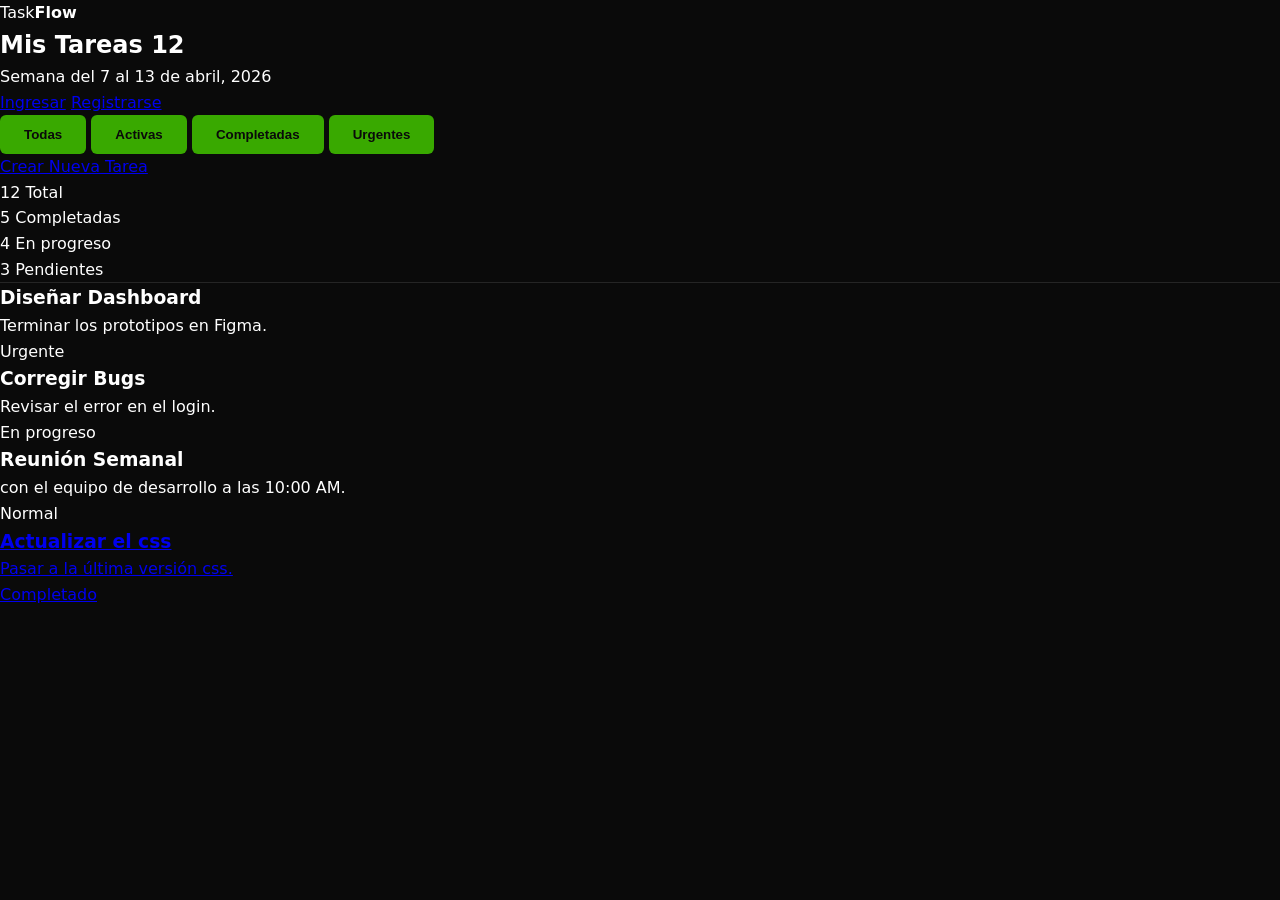
<file: index.html>
<!DOCTYPE html>
<html lang="en">
<head>
    <meta charset="UTF-8">
    <meta name="viewport" content="width=device-width, initial-scale=1.0">
    <title>Dashboard Task Flow 😼</title>
    <link rel="stylesheet" href="styles.css">
</head>
<body>

    <section id="Dashboard"  aria-label="Tablero principal"> 
        <div >
            <div > <span >Task<strong>Flow</strong></span>
                
                <div >
                    <h1>Mis Tareas <span >12</span></h1>
                    <p>Semana del 7 al 13 de abril, 2026</p>
                    <a href="Login.html">Ingresar</a>
                     <a href="registro.html">Registrarse</a>
                </div>

                <div >
                    <button >Todas</button>
                    <button >Activas</button>
                    <button >Completadas</button>
                    <button >Urgentes</button>
                </div>

                <div>
                    <a  href="CreateTask.html">Crear Nueva Tarea</a>
                </div>

                <div >
                    <article >
                        <span >12</span>
                        <span >Total</span>
                    </article>
                    <article >
                        <span >5</span>
                        <span >Completadas</span>
                    </article>
                    <article >
                        <span >4</span>
                        <span >En progreso</span>
                    </article>
                    <article >
                        <span >3</span>
                        <span >Pendientes</span>
                    </article>
                </div>

                <hr >

                <div >
                    <article >
                        <h3>Diseñar Dashboard</h3>
                        <p>Terminar los prototipos en Figma.</p>
                        <span >Urgente</span>
                    </article>
                    <article >
                        <h3>Corregir Bugs</h3>
                        <p>Revisar el error en el login.</p>
                        <span >En progreso</span>
                    </article>
                    <article >
                        <h3>Reunión Semanal</h3>
                        <p>con el equipo de desarrollo a las 10:00 AM.</p>
                        <span >Normal</span>
                    </article>
                    <a href="task-detail.html">
                    <article >
                        <h3>Actualizar el css</h3>
                        <p>Pasar a la última versión css.</p>
                        <span >Completado</span>
                    </article>
                    </a>
                </div>
            </div>
        </div>
    </section>

</body>
</html>
</file>
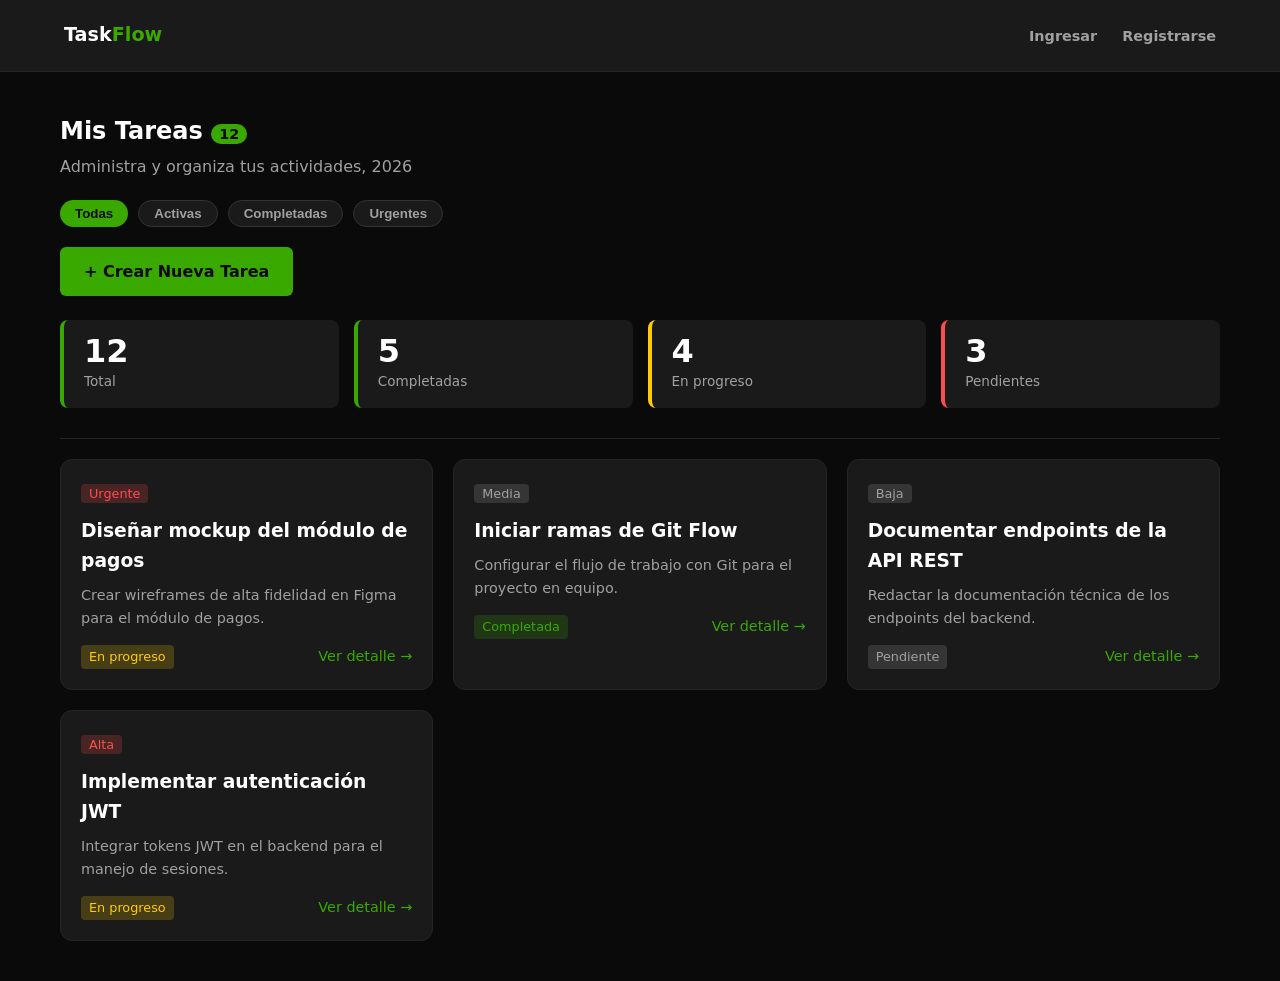
<file: Index.html>
<!DOCTYPE html>
<html lang="es">
<head>
    <meta charset="UTF-8">
    <meta name="viewport" content="width=device-width, initial-scale=1.0">
    <title>Dashboard — TaskFlow</title>
    <link rel="stylesheet" href="styles.css">
</head>
<body>

    <!-- Encabezado de navegación global -->
    <header>
        <span class="marca-logo">Task<strong>Flow</strong></span>
        <nav>
            <a href="Login.html">Ingresar</a>
            <a href="registro.html">Registrarse</a>
        </nav>
    </header>

    <hr>

    <section id="Dashboard" aria-label="Tablero principal">
        <div class="dashboard-Envuelto">

            <!-- Título del tablero -->
            <div>
                <h1>Mis Tareas <span class="Badge_conteo">12</span></h1>
                <p style="color: var(--text-dim); margin-top: 4px;">Administra y organiza tus actividades, 2026</p>
            </div>

            <!-- Filtros -->
            <div class="parte_de_arriba_filtros">
                <button class="Chip_activo">Todas</button>
                <button class="Chip_normal">Activas</button>
                <button class="Chip_normal">Completadas</button>
                <button class="Chip_normal">Urgentes</button>
            </div>

            <!-- Botón nueva tarea -->
            <div style="margin-bottom: 24px;">
                <a href="create-task.html" class="Bton_Nueva_task">+ Crear Nueva Tarea</a>
            </div>

            <!-- Estadísticas -->
            <div class="Parte_de_abajito_stats">
                <article class="Stat_card_normal">
                    <span class="stat-numero">12</span>
                    <span class="stat-etiqueta">Total</span>
                </article>
                <article class="Stat_card_verde">
                    <span class="stat-numero">5</span>
                    <span class="stat-etiqueta">Completadas</span>
                </article>
                <article class="Stat_card_amarilla">
                    <span class="stat-numero">4</span>
                    <span class="stat-etiqueta">En progreso</span>
                </article>
                <article class="Stat_card_roja">
                    <span class="stat-numero">3</span>
                    <span class="stat-etiqueta">Pendientes</span>
                </article>
            </div>

            <hr class="Linea_que_divide_xd">

            <!-- Tarjetas de tareas -->
            <div class="contenedor-tareas">

                <article class="tarea-card">
                    <span class="tag-urgente">Urgente</span>
                    <h3>Diseñar mockup del módulo de pagos</h3>
                    <p style="color: var(--text-dim); font-size: 0.9rem;">Crear wireframes de alta fidelidad en Figma para el módulo de pagos.</p>
                    <div class="tarea-card-footer">
                        <span class="tag-progreso">En progreso</span>
                        <a href="task-detail.html" class="enlace-texto" style="font-size: 0.9rem;">Ver detalle →</a>
                    </div>
                </article>

                <article class="tarea-card">
                    <span class="tag-normal">Media</span>
                    <h3>Iniciar ramas de Git Flow</h3>
                    <p style="color: var(--text-dim); font-size: 0.9rem;">Configurar el flujo de trabajo con Git para el proyecto en equipo.</p>
                    <div class="tarea-card-footer">
                        <span class="tag-completado">Completada</span>
                        <a href="task-detail.html" class="enlace-texto" style="font-size: 0.9rem;">Ver detalle →</a>
                    </div>
                </article>

                <article class="tarea-card">
                    <span class="tag-normal">Baja</span>
                    <h3>Documentar endpoints de la API REST</h3>
                    <p style="color: var(--text-dim); font-size: 0.9rem;">Redactar la documentación técnica de los endpoints del backend.</p>
                    <div class="tarea-card-footer">
                        <span class="tag-normal">Pendiente</span>
                        <a href="task-detail.html" class="enlace-texto" style="font-size: 0.9rem;">Ver detalle →</a>
                    </div>
                </article>

                <article class="tarea-card">
                    <span class="tag-urgente">Alta</span>
                    <h3>Implementar autenticación JWT</h3>
                    <p style="color: var(--text-dim); font-size: 0.9rem;">Integrar tokens JWT en el backend para el manejo de sesiones.</p>
                    <div class="tarea-card-footer">
                        <span class="tag-progreso">En progreso</span>
                        <a href="task-detail.html" class="enlace-texto" style="font-size: 0.9rem;">Ver detalle →</a>
                    </div>
                </article>

            </div>

        </div>
    </section>

</body>
</html>
</file>
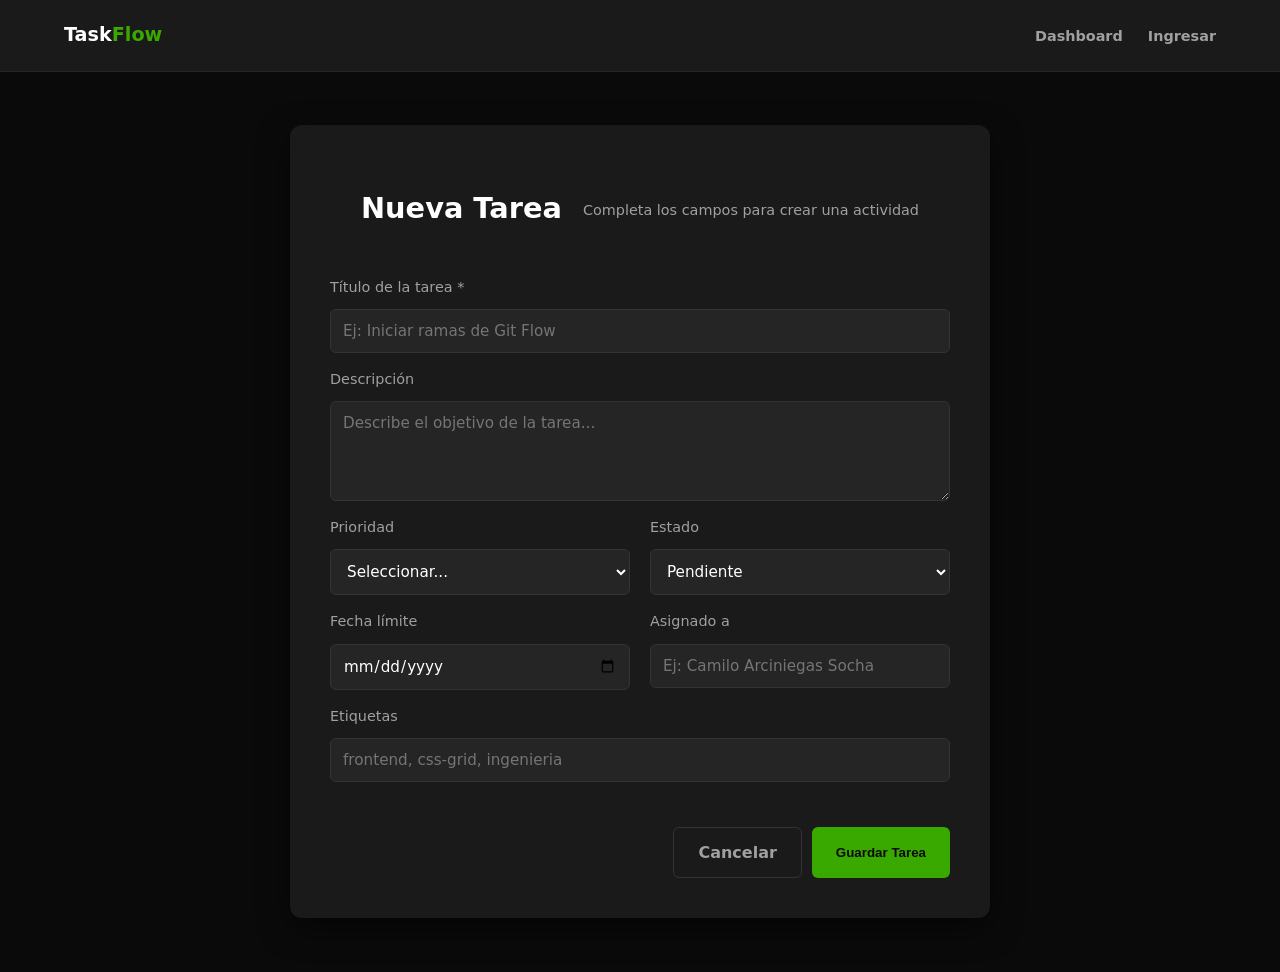
<file: create-task.html>
<!DOCTYPE html>
<html lang="es">
<head>
    <meta charset="UTF-8">
    <meta name="viewport" content="width=device-width, initial-scale=1.0">
    <title>Crear Tarea — TaskFlow</title>
    <!--
        ERRORES CORREGIDOS:
        1. <link rel="stylesheet" href="Styles.css"  ← faltaba el ">" de cierre
        2. "Styles.css" → "styles.css" (nombre exacto del archivo, sensible a mayúsculas)
    -->
    <link rel="stylesheet" href="styles.css">
</head>
<body>

    <!-- Encabezado de navegación global -->
    <header>
        <span class="marca-logo">Task<strong>Flow</strong></span>
        <nav>
            <a href="Index.html">Dashboard</a>
            <a href="Login.html">Ingresar</a>
        </nav>
    </header>

    <hr>

    <section id="crear-tarea" class="vista-formulario-creacion" aria-label="Creación de tarea">

        <div class="tarjeta-formulario-tarea">

            <header class="encabezado-tarjeta">
                <h1 class="titulo-principal">Nueva Tarea</h1>
                <p class="subtitulo-descriptivo">Completa los campos para crear una actividad</p>
            </header>

            <div class="cuerpo-formulario">

                <div class="grupo-formulario-individual">
                    <label class="etiqueta-campo" for="task-title">Título de la tarea *</label>
                    <input class="entrada-texto-estandar" type="text" id="task-title" name="task-title" placeholder="Ej: Iniciar ramas de Git Flow">
                </div>

                <div class="grupo-formulario-individual">
                    <label class="etiqueta-campo" for="task-desc">Descripción</label>
                    <textarea class="entrada-area-texto" id="task-desc" name="task-desc" placeholder="Describe el objetivo de la tarea..."></textarea>
                </div>

                <div class="grupo-campos-en-linea">
                    <div class="campo-mitad">
                        <label class="etiqueta-campo" for="task-priority">Prioridad</label>
                        <select class="entrada-seleccion-desplegable" id="task-priority" name="task-priority">
                            <option value="">Seleccionar...</option>
                            <option value="low">Baja</option>
                            <option value="medium">Media</option>
                            <option value="high">Alta / Urgente</option>
                        </select>
                    </div>
                    <div class="campo-mitad">
                        <label class="etiqueta-campo" for="task-status">Estado</label>
                        <select class="entrada-seleccion-desplegable" id="task-status" name="task-status">
                            <option value="pending">Pendiente</option>
                            <option value="progress">En progreso</option>
                            <option value="done">Completada</option>
                        </select>
                    </div>
                </div>

                <div class="grupo-campos-en-linea">
                    <div class="campo-mitad">
                        <label class="etiqueta-campo" for="task-due">Fecha límite</label>
                        <input class="entrada-fecha-calendario" type="date" id="task-due" name="task-due">
                    </div>
                    <div class="campo-mitad">
                        <label class="etiqueta-campo" for="task-assignee">Asignado a</label>
                        <input class="entrada-texto-estandar" type="text" id="task-assignee" name="task-assignee" placeholder="Ej: Camilo Arciniegas Socha">
                    </div>
                </div>

                <div class="grupo-formulario-individual">
                    <label class="etiqueta-campo" for="task-tags">Etiquetas</label>
                    <input class="entrada-texto-estandar" type="text" id="task-tags" name="task-tags" placeholder="frontend, css-grid, ingenieria">
                </div>

                <div class="contenedor-botones-accion">
                    <a href="Index.html" class="boton-cancelar-secundario">Cancelar</a>
                    <button type="button" class="boton-guardar-primario">Guardar Tarea</button>
                </div>

            </div>
        </div>

    </section>

</body>
</html>
</file>
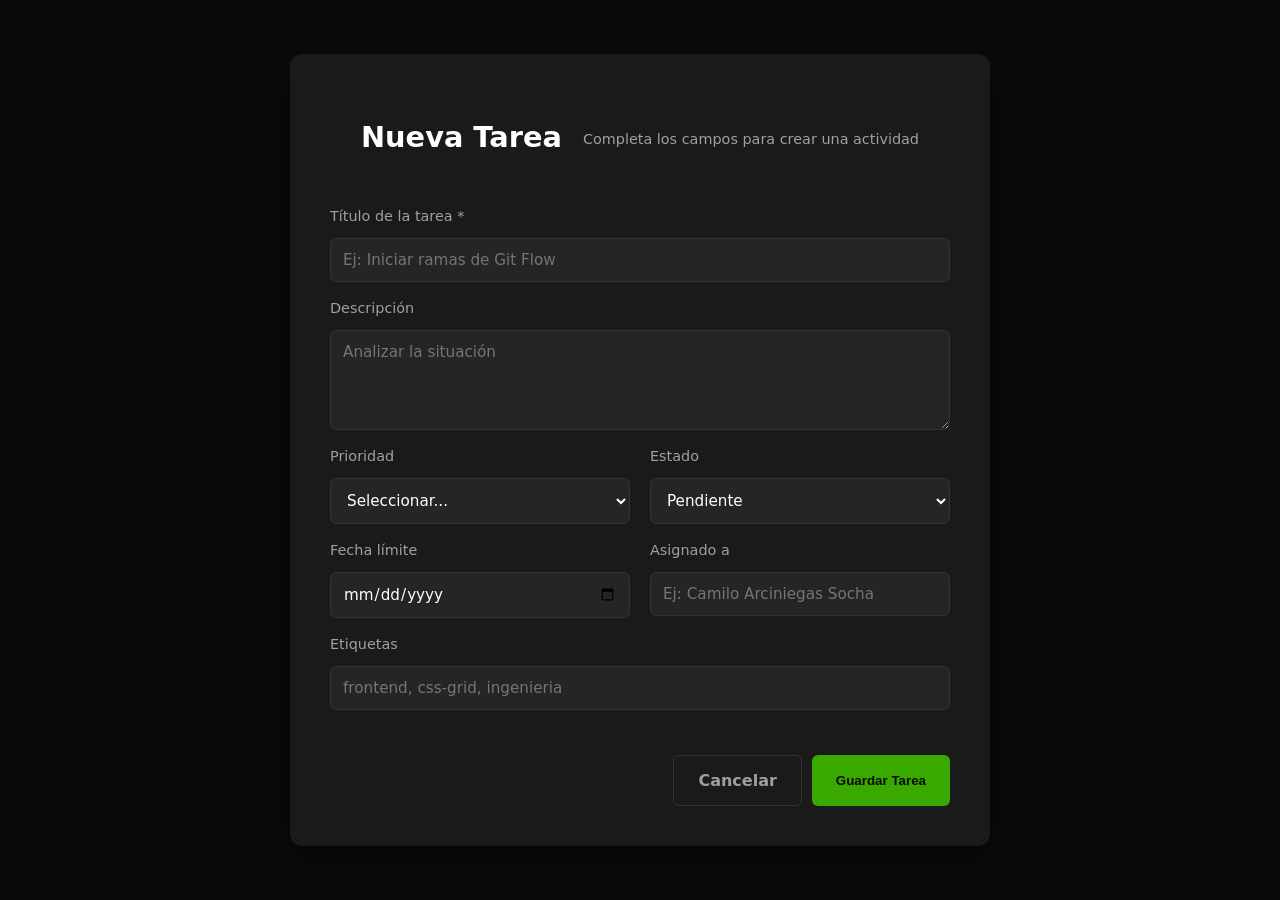
<file: CreateTask.html>
<!DOCTYPE html>
<html lang="es">
<head>
    <meta charset="UTF-8">
    <meta name="viewport" content="width=device-width, initial-scale=1.0">
    <title>Crear Tarea - TaskFlow</title>
    <link rel="stylesheet"   href="styles.css"
</head>
<body>

    <section id="crear-tarea" class="vista-formulario-creacion" aria-label="Creación de tarea">
        
        <div class="tarjeta-formulario-tarea">
            
            <header class="encabezado-tarjeta">
                
                <h1 class="titulo-principal">Nueva Tarea</h1>
                <p class="subtitulo-descriptivo">Completa los campos para crear una actividad</p>
            </header>

            <div class="cuerpo-formulario">
                
                <div class="grupo-formulario-individual">
                    <label class="etiqueta-campo" for="task-title">Título de la tarea *</label>
                    <input class="entrada-texto-estandar" type="text" id="task-title" name="task-title" placeholder="Ej: Iniciar ramas de Git Flow">
                </div>

                <div class="grupo-formulario-individual">
                    <label class="etiqueta-campo" for="task-desc">Descripción</label>
                    <textarea class="entrada-area-texto" id="task-desc" name="task-desc" placeholder="Analizar la situación " ></textarea>
                </div>

                <div class="grupo-campos-en-linea">
                    <div class="campo-mitad">
                        <label class="etiqueta-campo" for="task-priority">Prioridad</label>
                        <select class="entrada-seleccion-desplegable" id="task-priority" name="task-priority">
                            <option value="">Seleccionar...</option>
                            <option value="low"> Baja</option>
                            <option value="medium"> Media</option>
                            <option value="high"> Alta / Urgente</option>
                        </select>
                    </div>
                    <div class="campo-mitad">
                        <label class="etiqueta-campo" for="task-status">Estado</label>
                        <select class="entrada-seleccion-desplegable" id="task-status" name="task-status">
                            <option value="pending"> Pendiente</option>
                            <option value="progress"> En progreso</option>
                            <option value="done"> Completada</option>
                        </select>
                    </div>
                </div>

                <div class="grupo-campos-en-linea">
                    <div class="campo-mitad">
                        <label class="etiqueta-campo" for="task-due">Fecha límite</label>
                        <input class="entrada-fecha-calendario" type="date" id="task-due" name="task-due">
                    </div>
                    <div class="campo-mitad">
                        <label class="etiqueta-campo" for="task-assignee">Asignado a</label>
                        <input class="entrada-texto-estandar" type="text" id="task-assignee" name="task-assignee" placeholder="Ej: Camilo Arciniegas Socha">
                    </div>
                </div>

                <div class="grupo-formulario-individual">
                    <label class="etiqueta-campo" for="task-tags">Etiquetas</label>
                    <input class="entrada-texto-estandar" type="text" id="task-tags" name="task-tags" placeholder="frontend, css-grid, ingenieria">
                </div>

                <div class="contenedor-botones-accion">
                    <a href="dashboard.html" class="boton-cancelar-secundario">Cancelar</a>
                    <button type="button" class="boton-guardar-primario">Guardar Tarea</button>
                </div>
                
            </div>
        </div>
    </section>

</body>
</html>
</file>
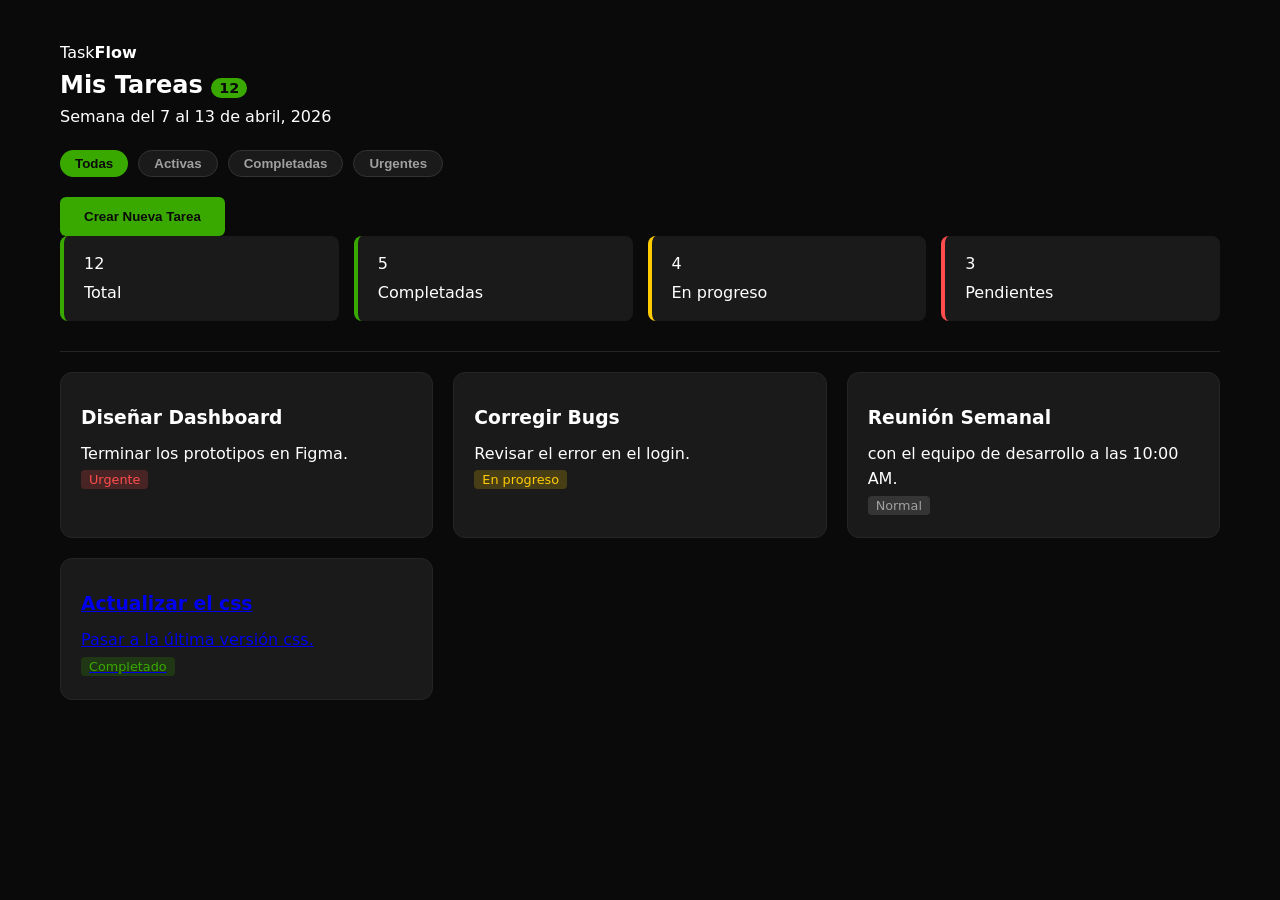
<file: dashboard.html>
<!DOCTYPE html>
<html lang="en">
<head>
    <meta charset="UTF-8">
    <meta name="viewport" content="width=device-width, initial-scale=1.0">
    <title>Dashboard Task Flow 😼</title>
    <link rel="stylesheet" href="styles.css">
</head>
<body>

    <section id="Dashboard" class="Tablero_de_nuestra_Aplicaicon Web" aria-label="Tablero principal"> 
        <div class="dashboard-Envuelto">
            <div class="Box_dashboard"> <span class="Nombre_App_web">Task<strong>Flow</strong></span>
                
                <div class="head_Dashboard">
                    <h1>Mis Tareas <span class="Badge_conteo">12</span></h1>
                    <p>Semana del 7 al 13 de abril, 2026</p>
                </div>

                <div class="parte_de_arriba_filtros">
                    <button class="Chip_activo">Todas</button>
                    <button class="Chip_normal">Activas</button>
                    <button class="Chip_normal">Completadas</button>
                    <button class="Chip_normal">Urgentes</button>
                </div>

                <div>
                    <a  href="create-task.html">
                    <button  class="Bton_Nueva_task">Crear Nueva Tarea</button>
                    </a>
                </div>

                <div class="Parte_de_abajito_stats">
                    <article class="Stat_card_normal">
                        <span class="Stat_numero">12</span>
                        <span class="Stat_texto">Total</span>
                    </article>
                    <article class="Stat_card_verde">
                        <span class="Stat_numero">5</span>
                        <span class="Stat_texto">Completadas</span>
                    </article>
                    <article class="Stat_card_amarilla">
                        <span class="Stat_numero">4</span>
                        <span class="Stat_texto">En progreso</span>
                    </article>
                    <article class="Stat_card_roja">
                        <span class="Stat_numero">3</span>
                        <span class="Stat_texto">Pendientes</span>
                    </article>
                </div>

                <hr class="Linea_que_divide_xd">

                <div class="contenedor-tareas">
                    <article class="tarea-card">
                        <h3>Diseñar Dashboard</h3>
                        <p>Terminar los prototipos en Figma.</p>
                        <span class="tag-urgente">Urgente</span>
                    </article>
                    <article class="tarea-card">
                        <h3>Corregir Bugs</h3>
                        <p>Revisar el error en el login.</p>
                        <span class="tag-progreso">En progreso</span>
                    </article>
                    <article class="tarea-card">
                        <h3>Reunión Semanal</h3>
                        <p>con el equipo de desarrollo a las 10:00 AM.</p>
                        <span class="tag-normal">Normal</span>
                    </article>
                    <a href="task-detail.html">
                    <article class="tarea-card">
                        <h3>Actualizar el css</h3>
                        <p>Pasar a la última versión css.</p>
                        <span class="tag-completado">Completado</span>
                    </article>
                    </a>
                </div>
            </div>
        </div>
    </section>

</body>
</html>
</file>
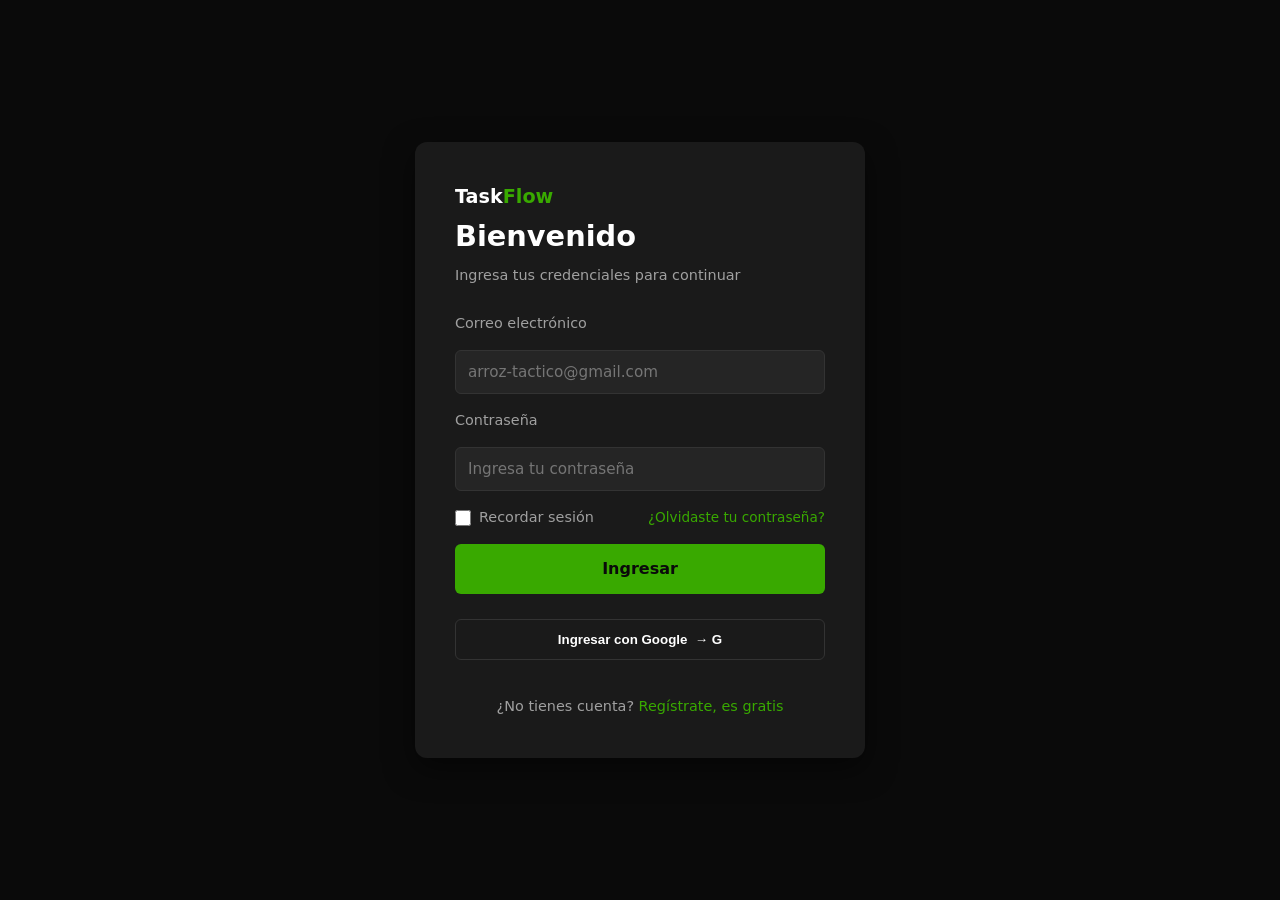
<file: Login.html>
<!DOCTYPE html>
<html lang="es">
<head>
    <meta charset="UTF-8">
    <meta name="viewport" content="width=device-width, initial-scale=1.0">
    <title>Iniciar sesión — TaskFlow</title>
    <link rel="stylesheet" href="styles.css">
</head>
<body>

    <!--
        ERRORES CORREGIDOS:
        1. <card> no es HTML válido → reemplazado por <div class="Box_autenti">
        2. id="Login-email" no coincidía con for="login-email" → unificados en minúsculas
        3. id="Login-Contraseña" no coincidía con for="login-contraseña" → id="login-contrasena"
        4. <button><a href="..."> → enlace de navegación separado del botón de Google
        5. href="Registarte.html" tenía typo → corregido a registro.html
        6. href="algunlugar.html" → reemplazado por "#" (sin página real)
        7. Etiqueta <style> vacía eliminada
        8. Clases aplicadas a todos los elementos del formulario
    -->

    <section id="Login" class="vista-autenticacion" aria-label="Inicio de sesión">

        <div class="Box_autenti">

            <span class="marca-logo">Task<strong>Flow</strong></span>

            <div class="encabezado-formulario">
                <h1 class="titulo-principal">Bienvenido</h1>
                <p class="subtitulo">Ingresa tus credenciales para continuar</p>
            </div>

            <div class="formulario-registro">

                <div class="grupo-formulario">
                    <label class="etiqueta-formulario" for="login-email">Correo electrónico</label>
                    <input class="Correo-input" type="email" id="login-email" name="email" placeholder="arroz-tactico@gmail.com">
                </div>

                <div class="grupo-formulario">
                    <label class="etiqueta-formulario" for="login-contrasena">Contraseña</label>
                    <input class="Contraseña-imput" type="password" id="login-contrasena" name="password" placeholder="Ingresa tu contraseña">
                </div>

                <div style="display: flex; align-items: center; gap: 8px; flex-wrap: wrap;">
                    <input class="Check_Recordar" type="checkbox" id="login-recordar" name="recordar">
                    <label class="etiqueta-casilla" for="login-recordar">Recordar sesión</label>
                    <a href="#" class="enlace-texto" style="margin-left: auto; font-size: 0.85rem;">¿Olvidaste tu contraseña?</a>
                </div>

                <!-- Botón principal de ingreso: usa <a> estilizado, no <button><a> anidado -->
                <a href="Index.html" class="Boton_ingresar">Ingresar</a>

                <!-- Botón Google: clase bton_Google sobreescribe el fondo verde con transparente -->
                <button class="bton_Google" type="button">
                    Ingresar con Google &nbsp;→ G
                </button>

                <p class="texto-Pregunta">
                    ¿No tienes cuenta? <a href="registro.html" class="enlace-texto">Regístrate, es gratis</a>
                </p>

            </div>

        </div>

    </section>

</body>
</html>
</file>
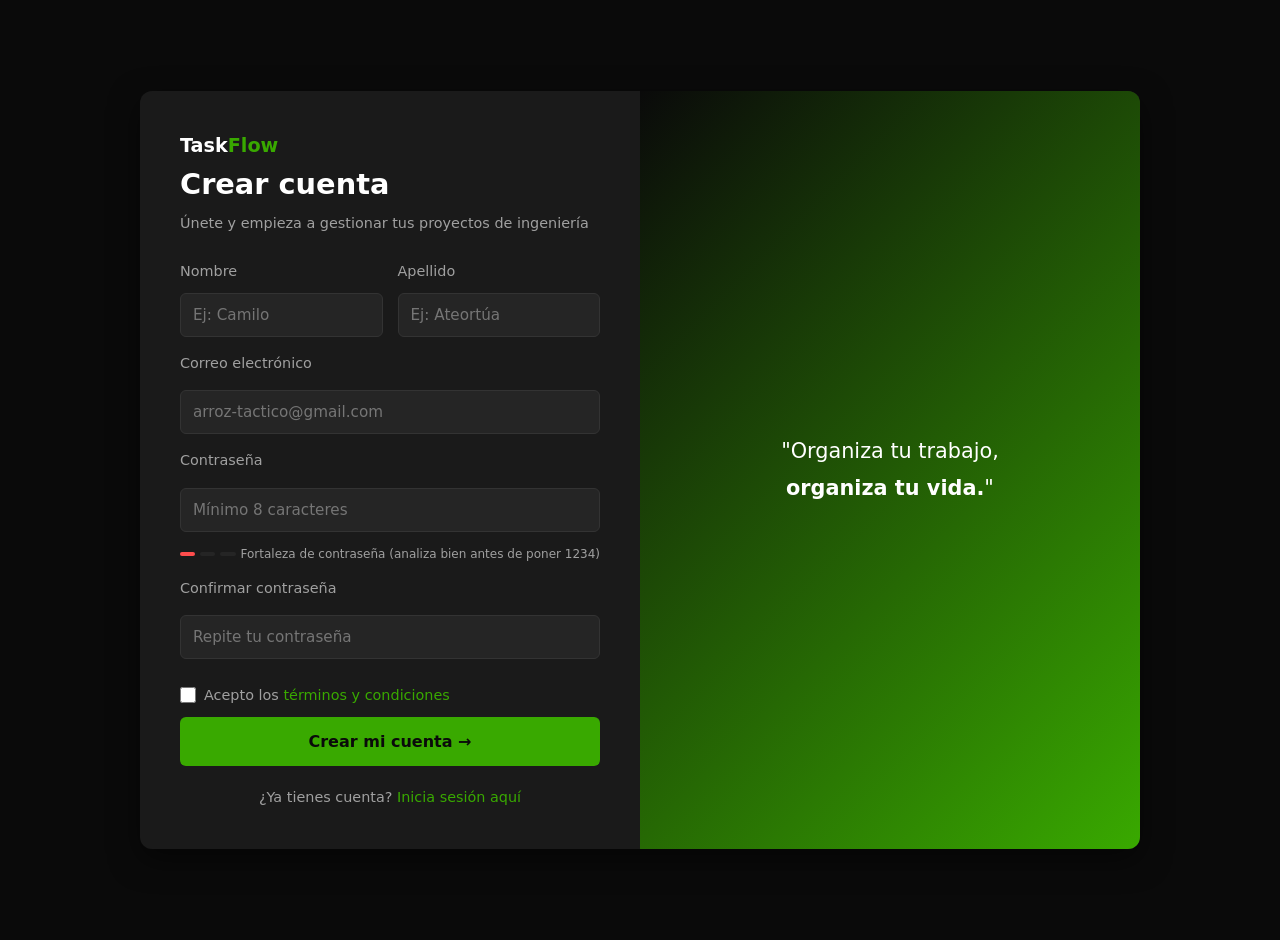
<file: registro.html>
<!DOCTYPE html>
<html lang="es">
<head>
    <meta charset="UTF-8">
    <meta name="viewport" content="width=device-width, initial-scale=1.0">
    <title>Registro — TaskFlow</title>
    <!--
        "Stylesheet" con mayúscula en rel es aceptado, pero se normaliza a minúscula
    -->
    <link rel="stylesheet" href="styles.css">
</head>
<body>

    <!--
        ERRORES CORREGIDOS:
        1. </ul> sin <ul> de apertura → eliminado
        2. <button><a href="Index.html">Crear mi cuenta</a></button>
           → el <a> dentro de <button> no activa la navegación de forma fiable
           → reemplazado por <a class="boton-primario-bloque"> que ya tiene el estilo verde en el CSS
    -->

    <section id="registro" class="vista-autenticacion" aria-label="Registro de usuario">
        <div class="contenedor-principal">

            <div class="tarjeta-registro-autenticacion">

                <!-- Columna izquierda: formulario -->
                <div class="seccion-formulario">

                    <span class="marca-logo">Task<strong>Flow</strong></span>

                    <div class="encabezado-formulario">
                        <h1 class="titulo-principal">Crear cuenta</h1>
                        <p class="subtitulo">Únete y empieza a gestionar tus proyectos de ingeniería</p>
                    </div>

                    <form class="formulario-registro">

                        <div class="grupo-formulario-en-linea">
                            <div class="campo-individual">
                                <label class="etiqueta-formulario" for="reg-nombre">Nombre</label>
                                <input class="entrada-formulario" type="text" id="reg-nombre" name="nombre" placeholder="Ej: Camilo">
                            </div>
                            <div class="campo-individual">
                                <label class="etiqueta-formulario" for="reg-apellido">Apellido</label>
                                <input class="entrada-formulario" type="text" id="reg-apellido" name="apellido" placeholder="Ej: Ateortúa">
                            </div>
                        </div>

                        <div class="grupo-formulario">
                            <label class="etiqueta-formulario" for="reg-email">Correo electrónico</label>
                            <input class="entrada-formulario" type="email" id="reg-email" name="email" placeholder="arroz-tactico@gmail.com">
                        </div>

                        <div class="grupo-formulario">
                            <label class="etiqueta-formulario" for="reg-pass">Contraseña</label>
                            <input class="entrada-formulario" type="password" id="reg-pass" name="password" placeholder="Mínimo 8 caracteres">

                            <div class="medidor-contrasena">
                                <span class="barra-nivel-debil"></span>
                                <span class="barra-nivel"></span>
                                <span class="barra-nivel"></span>
                                <span class="etiqueta-medidor">Fortaleza de contraseña (analiza bien antes de poner 1234)</span>
                            </div>

                            <label class="etiqueta-formulario" for="reg-confirm">Confirmar contraseña</label>
                            <input class="entrada-formulario" type="password" id="reg-confirm" name="confirm" placeholder="Repite tu contraseña">
                        </div>

                        <div class="grupo-controles-finales">
                            <div style="display: flex; align-items: center; gap: 8px;">
                                <input class="entrada-casilla" type="checkbox" id="reg-terms" name="terms">
                                <label class="etiqueta-casilla" for="reg-terms">
                                    Acepto los <a href="#" class="enlace-texto">términos y condiciones</a>
                                </label>
                            </div>

                            <!-- <button><a> reemplazado: el <a> con clase boton-primario-bloque navega correctamente -->
                            <a href="Index.html" class="boton-primario-bloque">Crear mi cuenta →</a>
                        </div>

                    </form>

                    <p class="texto-Pregunta">¿Ya tienes cuenta? <a href="Login.html" class="enlace-texto">Inicia sesión aquí</a></p>

                </div>

                <!-- Columna derecha: visual decorativa -->
                <div class="seccion-visual" aria-hidden="true">
                    <div class="contenido-visual">
                        <p class="cita-motivacional">"Organiza tu trabajo,<br><strong>organiza tu vida.</strong>"</p>
                    </div>
                </div>

            </div>
        </div>
    </section>

</body>
</html>
</file>
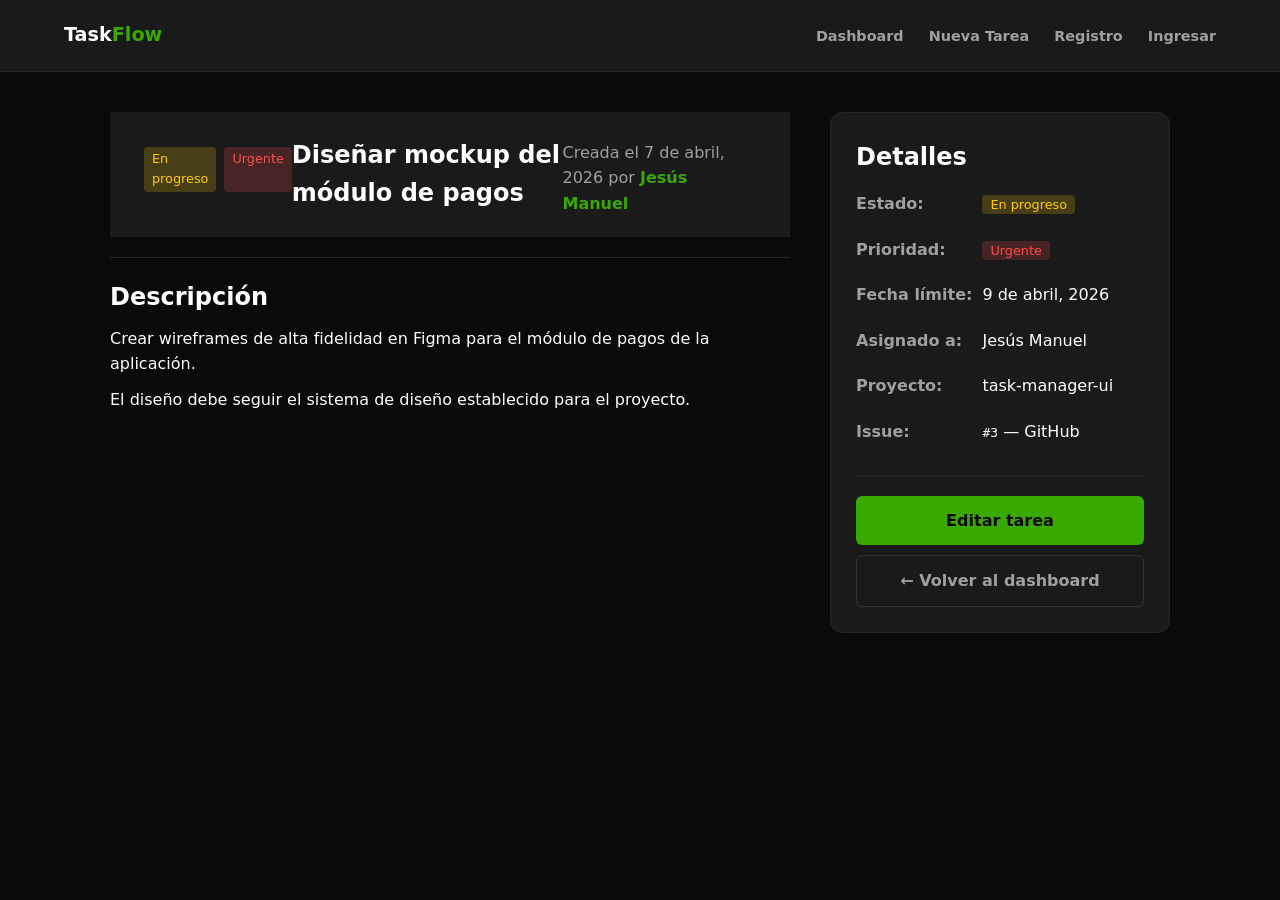
<file: task-detail.html>
<!DOCTYPE html>
<html lang="es">
<head>
    <meta charset="UTF-8">
    <meta name="viewport" content="width=device-width, initial-scale=1.0">
    <title>Detalle de Tarea — TaskFlow</title>
    <!--
        ERRORES CORREGIDOS:
        1. href="Styles.css" → href="styles.css" (nombre exacto del archivo)
        2. </aside> faltaba → añadido
        3. </section> dentro de <aside> faltaba → añadido
        4. </main> faltaba → añadido
    -->
    <link rel="stylesheet" href="styles.css">
</head>
<body>

    <header>
        <a href="Index.html">Task<strong>Flow</strong></a>
        <nav>
            <a href="Index.html">Dashboard</a>
            <a href="create-task.html">Nueva Tarea</a>
            <a href="registro.html">Registro</a>
            <a href="Login.html">Ingresar</a>
        </nav>
    </header>

    <hr>

    <main>

        <!-- Columna principal: contenido de la tarea -->
        <article>

            <header>
                <div style="display: flex; gap: 8px; margin-bottom: 10px;">
                    <span class="tag-progreso">En progreso</span>
                    <span class="tag-urgente">Urgente</span>
                </div>
                <h1>Diseñar mockup del módulo de pagos</h1>
                <p style="color: var(--text-dim); margin-top: 8px;">
                    Creada el <time datetime="2026-04-07">7 de abril, 2026</time>
                    por <strong>Jesús Manuel</strong>
                </p>
            </header>

            <hr class="Linea_que_divide_xd">

            <section style="margin-top: 20px;">
                <h2 style="margin-bottom: 10px;">Descripción</h2>
                <p>Crear wireframes de alta fidelidad en Figma para el módulo de pagos de la aplicación.</p>
                <p style="margin-top: 10px;">El diseño debe seguir el sistema de diseño establecido para el proyecto.</p>
            </section>

        </article>

        <!-- Columna lateral: detalles de la tarea -->
        <aside>

            <section>
                <h2 style="margin-bottom: 15px;">Detalles</h2>
                <dl>
                    <dt>Estado:</dt>   <dd><span class="tag-progreso">En progreso</span></dd>
                    <dt>Prioridad:</dt> <dd><span class="tag-urgente">Urgente</span></dd>
                    <dt>Fecha límite:</dt>
                    <dd><time datetime="2026-04-09">9 de abril, 2026</time></dd>
                    <dt>Asignado a:</dt> <dd>Jesús Manuel</dd>
                    <dt>Proyecto:</dt>   <dd>task-manager-ui</dd>
                    <dt>Issue:</dt>      <dd><code>#3</code> — GitHub</dd>
                </dl>
            </section>

            <hr class="Linea_que_divide_xd">

            <div style="display: flex; flex-direction: column; gap: 10px;">
                <a href="create-task.html" class="Bton_Nueva_task" style="text-align: center;">Editar tarea</a>
                <a href="Index.html" class="boton-cancelar-secundario" style="text-align: center;">← Volver al dashboard</a>
            </div>

        </aside>

    </main>

</body>
</html>
</file>
<file: styles.css>
:root {
    --primary-green: #39A900;
    --main-black: #0a0a0a;
    --surface-dark: #1a1a1a;
    --surface-light: #252525;
    --text-pure: #ffffff;
    --text-dim: #a0a0a0;
    --danger: #ff4d4d;
    --warning: #ffcc00;
}

* {
    margin: 0;
    padding: 0;
    box-sizing: border-box;
}

body {
    background-color: var(--main-black);
    color: var(--text-pure);
    font-family: 'Segoe UI', system-ui, sans-serif;
    line-height: 1.6;
}

/* ── Header ── */
header {
    display: flex;
    justify-content: space-between;
    align-items: center;
    padding: 20px 5%;
    background-color: var(--surface-dark);
}

/* .Nombre_App_web eliminado — se usa .marca-logo en su lugar */
header a, .marca-logo {
    color: var(--text-pure);
    text-decoration: none;
    font-weight: bold;
    font-size: 1.2rem;
}

header strong, .marca-logo strong {
    color: var(--primary-green);
}

nav a {
    margin-left: 20px;
    font-size: 0.9rem;
    color: var(--text-dim);
    text-decoration: none;
    transition: color 0.3s;
}

nav a:hover {
    color: var(--primary-green);
}

hr {
    border: 0;
    border-top: 1px solid var(--surface-light);
    margin: 0;
}

/* ── Botones ── */
/* .Bton eliminado — nunca usado en el HTML */
button,
.boton-primario-bloque,
.Bton_Nueva_task,
.boton-guardar-primario,
.Boton_ingresar {
    background-color: var(--primary-green);
    color: var(--main-black);
    border: none;
    padding: 12px 24px;
    border-radius: 6px;
    font-weight: bold;
    cursor: pointer;
    transition: all 0.3s ease;
    text-decoration: none;
    display: inline-block;
    text-align: center;
}

button:hover,
.Boton_ingresar:hover,
.Bton_Nueva_task:hover,
.boton-guardar-primario:hover {
    filter: brightness(1.1);
    transform: translateY(-2px);
    box-shadow: 0 5px 15px rgba(57, 169, 0, 0.4);
}

/* ── Layout principal (task-detail) ── */
main {
    display: grid;
    grid-template-columns: 2fr 1fr;
    gap: 40px;
    max-width: 1100px;
    margin: 40px auto;
    padding: 0 20px;
}

aside {
    background-color: var(--surface-dark);
    padding: 25px;
    border-radius: 12px;
    border: 1px solid var(--surface-light);
    align-self: start;
}

dl {
    display: grid;
    grid-template-columns: auto 1fr;
    gap: 10px;
}

dt { color: var(--text-dim); font-weight: bold; }
dd { color: var(--text-pure); margin-bottom: 10px; }

/* ── Tags / Badges ── */
.tag-normal {
    background-color: rgba(160, 160, 160, 0.2);
    color: var(--text-dim);
    padding: 2px 8px;
    border-radius: 4px;
    font-size: 0.8rem;
}

.tag-urgente {
    background-color: rgba(255, 77, 77, 0.2);
    color: var(--danger);
    padding: 2px 8px;
    border-radius: 4px;
    font-size: 0.8rem;
}

.tag-progreso {
    background-color: rgba(255, 204, 0, 0.2);
    color: var(--warning);
    padding: 2px 8px;
    border-radius: 4px;
    font-size: 0.8rem;
}

.tag-completado {
    background-color: rgba(57, 169, 0, 0.2);
    color: var(--primary-green);
    padding: 2px 8px;
    border-radius: 4px;
    font-size: 0.8rem;
}

.Linea_que_divide_xd {
    border: 0;
    border-top: 1px solid var(--surface-light);
    margin: 20px 0;
}

/* ── Dashboard ── */
.dashboard-Envuelto {
    max-width: 1200px;
    margin: 40px auto;
    padding: 0 20px;
}

.Badge_conteo {
    background-color: var(--primary-green);
    color: var(--main-black);
    padding: 2px 8px;
    border-radius: 10px;
    font-size: 0.9rem;
}

.parte_de_arriba_filtros {
    display: flex;
    gap: 10px;
    margin: 20px 0;
    flex-wrap: wrap;
}

.Chip_activo {
    background-color: var(--primary-green);
    color: var(--main-black);
    border: none;
    border-radius: 20px;
    padding: 5px 15px;
    cursor: pointer;
    font-weight: bold;
    transition: all 0.3s;
}

.Chip_normal {
    background-color: var(--surface-dark);
    color: var(--text-dim);
    border: 1px solid #333;
    border-radius: 20px;
    padding: 5px 15px;
    cursor: pointer;
    transition: all 0.3s;
}

.Chip_normal:hover {
    border-color: var(--primary-green);
    color: var(--text-pure);
    transform: none;
    box-shadow: none;
    filter: none;
}

/* ── Stat cards ── */
.Parte_de_abajito_stats {
    display: grid;
    grid-template-columns: repeat(auto-fit, minmax(150px, 1fr));
    gap: 15px;
    margin-bottom: 30px;
}

.Stat_card_normal,
.Stat_card_verde,
.Stat_card_amarilla,
.Stat_card_roja {
    background-color: var(--surface-dark);
    padding: 15px 20px;
    border-radius: 8px;
    border-left: 4px solid var(--primary-green);
    display: flex;
    flex-direction: column;
    gap: 4px;
}

.Stat_card_amarilla { border-left-color: var(--warning); }
.Stat_card_roja     { border-left-color: var(--danger); }

.stat-numero {
    font-size: 2rem;
    font-weight: bold;
    line-height: 1;
}

.stat-etiqueta {
    color: var(--text-dim);
    font-size: 0.85rem;
}

/* ── Tarjetas de tareas ── */
.contenedor-tareas {
    display: grid;
    grid-template-columns: repeat(auto-fill, minmax(280px, 1fr));
    gap: 20px;
}

.tarea-card {
    background-color: var(--surface-dark);
    padding: 20px;
    border-radius: 12px;
    border: 1px solid var(--surface-light);
    transition: 0.3s;
}

.tarea-card:hover {
    border-color: var(--primary-green);
    transform: translateY(-5px);
}

.tarea-card h3 {
    margin: 10px 0 8px;
}

.tarea-card-footer {
    display: flex;
    justify-content: space-between;
    align-items: center;
    margin-top: 15px;
}

/* ── Vistas de autenticación y formularios centrados ── */
/* .inicio-de-sesión-Envuelto y .Login_a_nuestra_Aplicacion_Web eliminados — duplicaban .vista-autenticacion */
.vista-autenticacion,
.vista-formulario-creacion,
.contenedor-principal {
    display: flex;
    justify-content: center;
    align-items: center;
    min-height: 100vh;
    padding: 20px;
}

/* ── Tarjetas de autenticación ── */
.tarjeta-registro-autenticacion {
    background-color: var(--surface-dark);
    display: grid;
    grid-template-columns: repeat(auto-fit, minmax(300px, 1fr));
    border-radius: 12px;
    overflow: hidden;
    box-shadow: 0 10px 30px rgba(0, 0, 0, 0.5);
    max-width: 1000px;
    width: 100%;
}

.tarjeta-formulario-tarea {
    background-color: var(--surface-dark);
    border-radius: 12px;
    box-shadow: 0 10px 30px rgba(0, 0, 0, 0.5);
    max-width: 700px;
    width: 100%;
    padding: 40px;
}

/* Tarjeta login (solo formulario, sin sección visual) */
.Box_autenti {
    background-color: var(--surface-dark);
    border-radius: 12px;
    box-shadow: 0 10px 30px rgba(0, 0, 0, 0.5);
    max-width: 450px;
    width: 100%;
    padding: 40px;
}

.seccion-formulario {
    padding: 40px;
}

.encabezado-formulario,
.encabezado-tarjeta {
    margin-bottom: 25px;
}

.titulo-principal {
    font-size: 1.8rem;
    color: var(--text-pure);
}

.subtitulo,
.subtitulo-descriptivo {
    color: var(--text-dim);
    font-size: 0.9rem;
    margin-top: 5px;
}

/* ── Formularios ── */
.formulario-registro,
.cuerpo-formulario {
    display: flex;
    flex-direction: column;
    gap: 15px;
}

.entrada-formulario,
.entrada-texto-estandar,
.entrada-area-texto,
.entrada-seleccion-desplegable,
.entrada-fecha-calendario,
.Correo-input,
.Contraseña-imput {
    width: 100%;
    background-color: var(--surface-light);
    border: 1px solid #333;
    padding: 12px;
    color: var(--text-pure);
    border-radius: 6px;
    outline: none;
    margin-top: 5px;
    transition: all 0.3s;
    font-family: inherit;
    font-size: 0.95rem;
}

.entrada-area-texto {
    resize: vertical;
    min-height: 100px;
}

.entrada-formulario:focus,
.entrada-texto-estandar:focus,
.entrada-area-texto:focus,
.entrada-seleccion-desplegable:focus,
.entrada-fecha-calendario:focus,
.Correo-input:focus,
.Contraseña-imput:focus {
    border-color: var(--primary-green);
    box-shadow: 0 0 8px rgba(57, 169, 0, 0.2);
}

.etiqueta-formulario,
.etiqueta-campo {
    display: block;
    color: var(--text-dim);
    font-size: 0.9rem;
    margin-bottom: 5px;
}

.grupo-formulario-en-linea {
    display: flex;
    gap: 15px;
}

.grupo-formulario {
    display: flex;
    flex-direction: column;
    gap: 5px;
}

.campo-individual {
    flex: 1;
}

/* ── Medidor de contraseña ── */
.medidor-contrasena {
    display: flex;
    align-items: center;
    gap: 5px;
    margin: 8px 0;
}

.barra-nivel-debil,
.barra-nivel {
    height: 4px;
    flex: 1;
    border-radius: 2px;
    background-color: var(--surface-light);
}

.barra-nivel-debil {
    background-color: var(--danger);
}

.etiqueta-medidor {
    font-size: 0.75rem;
    color: var(--text-dim);
}

/* ── Controles finales (registro) ── */
.grupo-controles-finales {
    display: flex;
    flex-direction: column;
    gap: 10px;
    margin-top: 10px;
}

/* ── Campos en línea (create-task) ── */
.grupo-campos-en-linea {
    display: flex;
    gap: 20px;
}

.campo-mitad {
    flex: 1;
}

.grupo-formulario-individual {
    display: flex;
    flex-direction: column;
}

/* ── Botones de acción del formulario ── */
.contenedor-botones-accion {
    display: flex;
    justify-content: flex-end;
    gap: 10px;
    margin-top: 30px;
}

.boton-cancelar-secundario {
    background-color: transparent;
    border: 1px solid #333;
    color: var(--text-dim);
    padding: 12px 24px;
    border-radius: 6px;
    font-weight: bold;
    cursor: pointer;
    text-decoration: none;
    display: inline-block;
    text-align: center;
    transition: all 0.3s ease;
}

.boton-cancelar-secundario:hover {
    border-color: var(--primary-green);
    color: var(--text-pure);
}

/* ── Botón Google ── */
.bton_Google {
    background-color: transparent !important;
    border: 1px solid #333 !important;
    color: var(--text-pure) !important;
    width: 100%;
    margin-top: 10px;
}

.bton_Google:hover {
    border-color: var(--primary-green) !important;
    transform: none;
    box-shadow: none;
    filter: none;
}

/* ── Checkbox ── */
.entrada-casilla,
.Check_Recordar {
    accent-color: var(--primary-green);
    width: 16px;
    height: 16px;
    cursor: pointer;
}

.etiqueta-casilla {
    color: var(--text-dim);
    font-size: 0.9rem;
}

/* ── Textos auxiliares ── */
.texto-Pregunta {
    color: var(--text-dim);
    font-size: 0.9rem;
    margin-top: 20px;
    text-align: center;
}

.enlace-texto,
.enlace-boton {
    color: var(--primary-green);
    text-decoration: none;
}

.enlace-texto:hover,
.enlace-boton:hover {
    text-decoration: underline;
}

/* ── Sección visual (registro) ── */
.seccion-visual {
    background: linear-gradient(135deg, var(--main-black) 0%, var(--primary-green) 100%);
    padding: 40px;
    display: flex;
    align-items: center;
    justify-content: center;
    color: white;
    text-align: center;
}

.contenido-visual {
    text-align: center;
}

.cita-motivacional {
    font-size: 1.3rem;
    line-height: 1.8;
    color: var(--text-pure);
}

/* ── Nueva tarea button ── */
.Bton_Nueva_task {
    background-color: var(--primary-green);
    color: var(--main-black);
    border: none;
    padding: 12px 24px;
    border-radius: 6px;
    font-weight: bold;
    cursor: pointer;
    transition: all 0.3s ease;
    text-decoration: none;
    display: inline-block;
    text-align: center;
}

/* ── Responsive ── */
@media (max-width: 768px) {
    main,
    .tarjeta-registro-autenticacion,
    .grupo-formulario-en-linea,
    .grupo-campos-en-linea {
        grid-template-columns: 1fr;
        flex-direction: column;
    }

    .seccion-visual {
        display: none;
    }

    header {
        flex-direction: column;
        gap: 10px;
    }

    .parte_de_arriba_filtros {
        flex-wrap: wrap;
    }
}
</file>
<file: Styles.css>
body {
            margin: 0;
            display: flex;
            justify-content: center;
            align-items: center;
            min-height: 100vh;
        }

        #Login {
            display: flex;
            justify-content: center;
            align-items: center;
            width: 100%;
        }


        .contenedor-tareas {
    display: grid;
    grid-template-columns: repeat(auto-fill, minmax(280px, 1fr));
    gap: 20px;
}

.tarea-card {
    border: 1px solid #000;
    padding: 10px;
}
</file>
